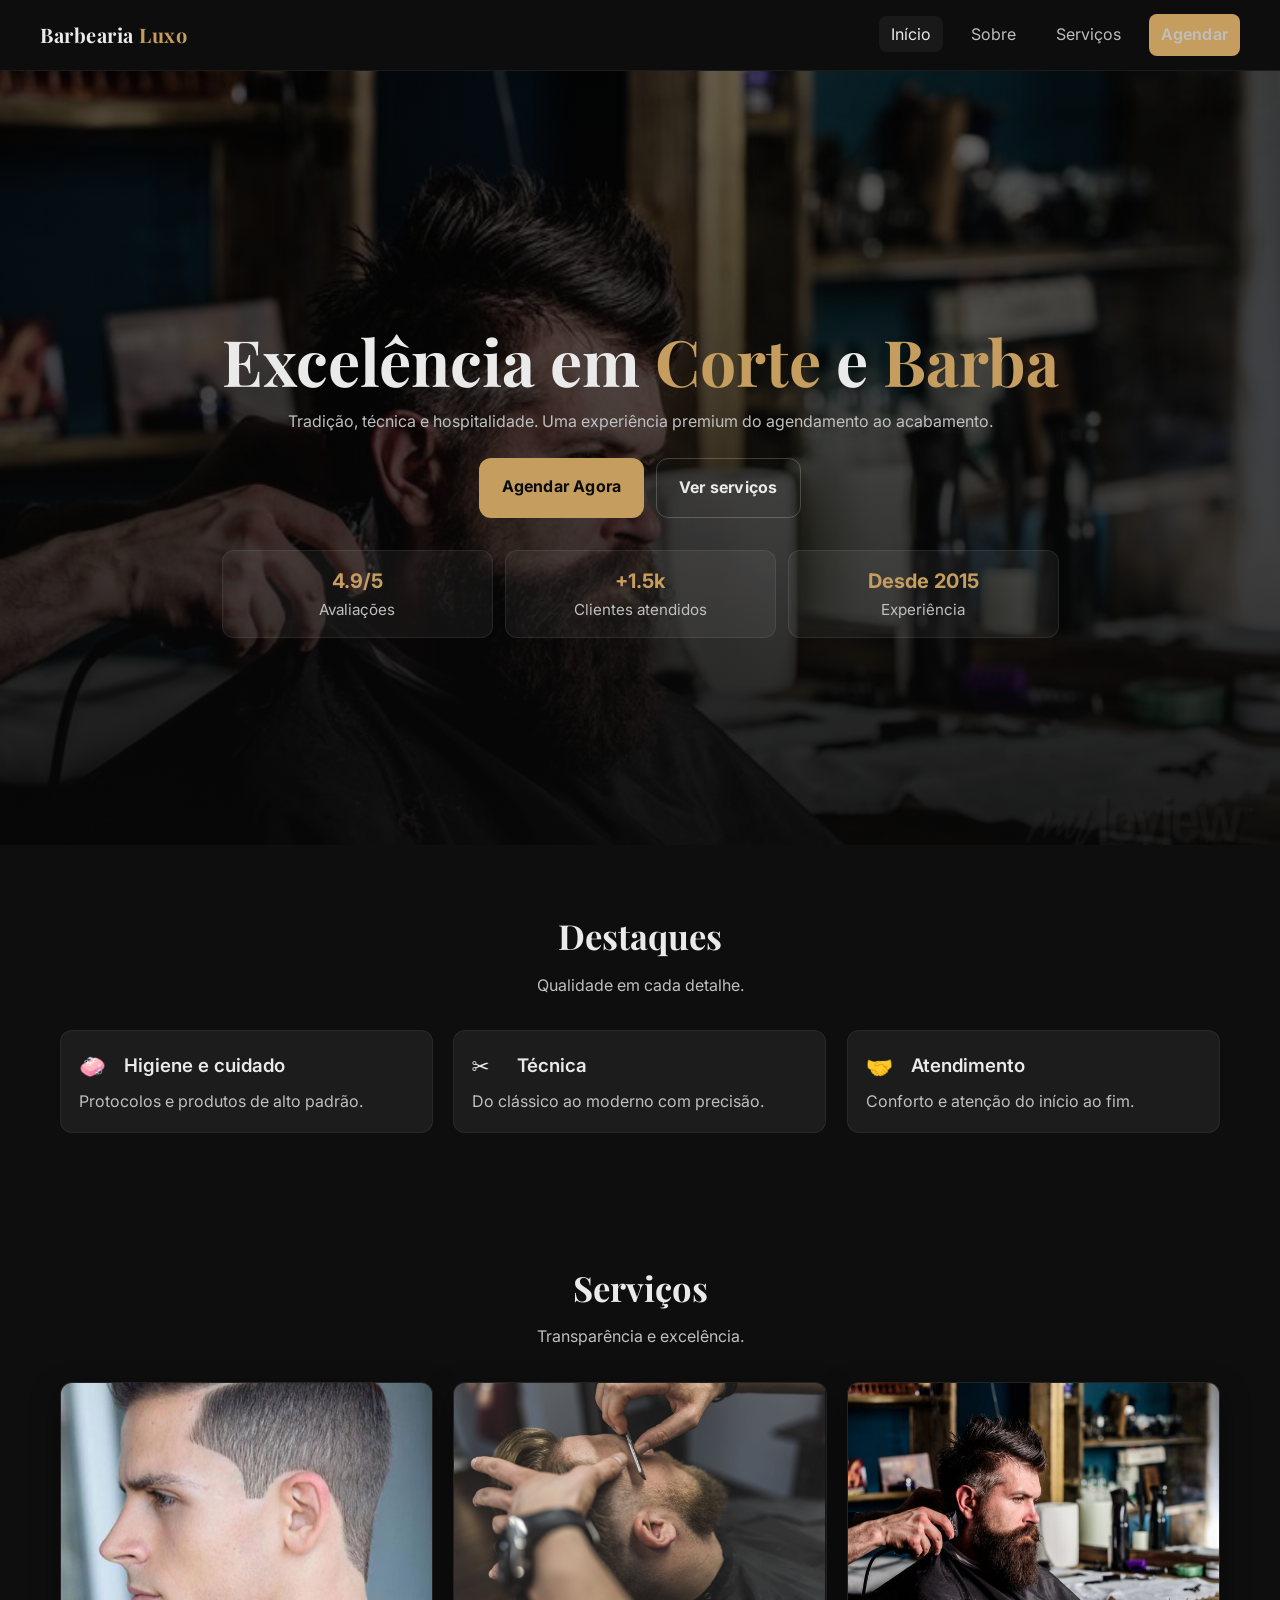
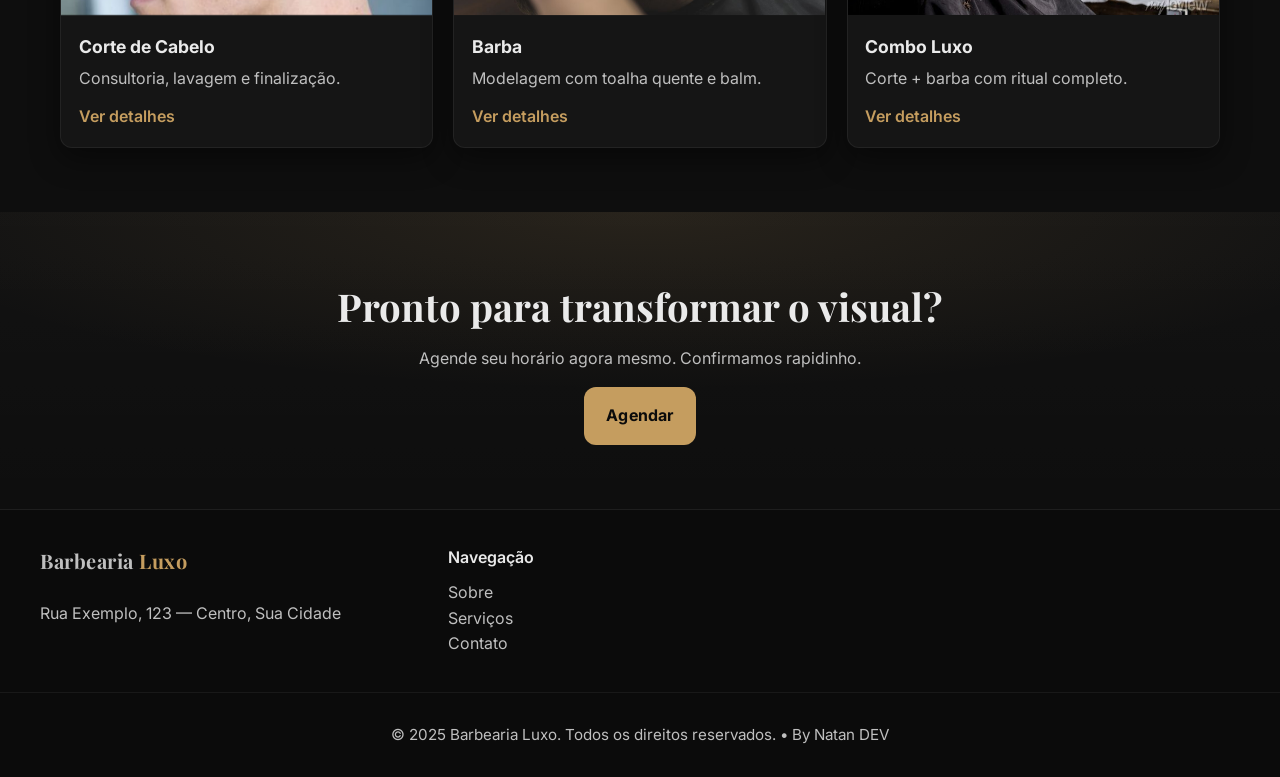
<file: index.html>
<!DOCTYPE html>
<html lang="pt-BR">
  <head>
    <meta charset="UTF-8" />
    <meta name="viewport" content="width=device-width, initial-scale=1" />
    <title>Barbearia Luxo — Corte, Barba e Experiência Premium</title>
    <meta name="description" content="Cortes masculinos, barba com toalha quente e experiência premium. Agende seu horário na Barbearia Luxo." />
    <!-- SEO básico para > Social -->
    <meta property="og:site_name" content="Barbearia Luxo" />
    <meta property="og:type" content="website" />
    <meta property="og:title" content="Barbearia Luxo — Corte, Barba e Experiência Premium" />
    <meta property="og:description" content="Cortes masculinos, barba com toalha quente e experiência premium. Agende seu horário na Barbearia Luxo." />
    <meta property="og:image" content="img/Clienterecebendocorteebarba.jpg" />
    <meta name="twitter:card" content="summary_large_image" />
    <meta name="twitter:title" content="Barbearia Luxo — Corte, Barba e Experiência Premium" />
    <meta name="twitter:description" content="Cortes masculinos, barba com toalha quente e experiência premium. Agende seu horário na Barbearia Luxo." />
    <meta name="theme-color" content="#0b0b0b" />
    <!-- Favicon simples em SVG embutido -->
    <link rel="icon" type="image/svg+xml" href="data:image/svg+xml;utf8,<svg xmlns='http://www.w3.org/2000/svg' viewBox='0 0 64 64'><rect fill='%230b0b0b' width='64' height='64'/><text x='50%25' y='50%25' dominant-baseline='middle' text-anchor='middle' font-family='Playfair Display, Georgia, serif' font-size='36' fill='%23c59d5f'>L</text></svg>">
    <link rel="preconnect" href="https://fonts.googleapis.com" />
    <link rel="preconnect" href="https://fonts.gstatic.com" crossorigin />
    <link href="https://fonts.googleapis.com/css2?family=Inter:wght@400;500;600&family=Playfair+Display:wght@600;700&display=swap" rel="stylesheet" />
    <link rel="stylesheet" href="style.css" />
    <link rel="canonical" href="/index.html" />
    <link rel="manifest" href="manifest.json" />
    <!-- SEO estruturado: dados do negócio local -->
    <script type="application/ld+json">
    {
      "@context": "https://schema.org",
      "@type": "HairSalon",
      "name": "Barbearia Luxo",
      "telephone": "+550000000000",
      "address": {
        "@type": "PostalAddress",
        "streetAddress": "Rua Exemplo, 123",
        "addressLocality": "Sua Cidade",
        "addressRegion": "RS",
        "postalCode": "00000-000",
        "addressCountry": "BR"
      },
      "openingHours": "Mo-Sa 09:00-20:00",
      "priceRange": "R$",
      "image": "img/Clienterecebendocorteebarba.jpg",
      "sameAs": ["https://www.linkedin.com/in/natan-da-luz-3156582a2/"]
    }
    </script>
  </head>
  <body>
    <a class="skip-link" href="#conteudo">Pular para conteúdo</a>

    <header class="header">
      <nav class="navbar container">
        <a class="logo" href="index.html">Barbearia <span>Luxo</span></a>
        <button class="menu-btn" aria-expanded="false" aria-controls="nav-links" aria-label="Abrir menu">
          <span></span><span></span><span></span>
        </button>
        <ul id="nav-links" class="nav-links">
          <li><a class="active" href="index.html" aria-current="page">Início</a></li>
          <li><a href="sobre.html">Sobre</a></li>
          <li><a href="servicos.html">Serviços</a></li>
          <li><a class="btn btn--sm" href="contato.html">Agendar</a></li>
        </ul>
      </nav>
    </header>

    <main id="conteudo">
      <section class="hero">
        <div class="hero__bg" aria-hidden="true"></div>
        <div class="container hero__content" data-animate>
          <h1 class="hero__title">Excelência em <span>Corte</span> e <span>Barba</span></h1>
          <p class="hero__subtitle">Tradição, técnica e hospitalidade. Uma experiência premium do agendamento ao acabamento.</p>
          <div class="hero__cta">
            <a class="btn btn--lg" href="contato.html">Agendar Agora</a>
            <a class="btn btn--ghost btn--lg" href="servicos.html">Ver serviços</a>
          </div>
          <div class="hero__badges">
            <div class="badge"><strong>4.9/5</strong><span>Avaliações</span></div>
            <div class="badge"><strong>+1.5k</strong><span>Clientes atendidos</span></div>
            <div class="badge"><strong>Desde 2015</strong><span>Experiência</span></div>
          </div>
        </div>
      </section>

      <section class="section" aria-labelledby="destaques-titulo">
        <div class="container">
          <header class="section__header" data-animate>
            <h2 id="destaques-titulo" class="section__title">Destaques</h2>
            <p class="section__subtitle">Qualidade em cada detalhe.</p>
          </header>
          <div class="grid grid--3 features__grid" data-animate>
            <div class="feature"><div class="feature__icon">🧼</div><h3 class="feature__title">Higiene e cuidado</h3><p class="feature__text">Protocolos e produtos de alto padrão.</p></div>
            <div class="feature"><div class="feature__icon">✂️</div><h3 class="feature__title">Técnica</h3><p class="feature__text">Do clássico ao moderno com precisão.</p></div>
            <div class="feature"><div class="feature__icon">🤝</div><h3 class="feature__title">Atendimento</h3><p class="feature__text">Conforto e atenção do início ao fim.</p></div>
          </div>
        </div>
      </section>

      <section class="section" aria-labelledby="servicos-titulo">
        <div class="container">
          <header class="section__header" data-animate>
            <h2 id="servicos-titulo" class="section__title">Serviços</h2>
            <p class="section__subtitle">Transparência e excelência.</p>
          </header>
          <div class="grid grid--3" data-animate>
            <article class="card">
              <img class="card__img card__img--corte" src="img/sessaoserviçosCortedecabelomasculino.jpg" alt="Corte de Cabelo" loading="lazy" decoding="async" />
              <div class="card__body">
                <h3 class="card__title">Corte de Cabelo</h3>
                <p class="card__text">Consultoria, lavagem e finalização.</p>
                <a class="card__link" href="servicos.html#corte">Ver detalhes</a>
              </div>
            </article>
            <article class="card">
              <img class="card__img" src="img/Aparoedesenhodebarbacomnavalha.jpg" alt="Barba com navalha" loading="lazy" decoding="async" />
              <div class="card__body">
                <h3 class="card__title">Barba</h3>
                <p class="card__text">Modelagem com toalha quente e balm.</p>
                <a class="card__link" href="servicos.html#barba">Ver detalhes</a>
              </div>
            </article>
            <article class="card">
              <img class="card__img" src="img/Clienterecebendocorteebarba.jpg" alt="Combo corte e barba" loading="lazy" decoding="async" />
              <div class="card__body">
                <h3 class="card__title">Combo Luxo</h3>
                <p class="card__text">Corte + barba com ritual completo.</p>
                <a class="card__link" href="servicos.html#combo">Ver detalhes</a>
              </div>
            </article>
          </div>
        </div>
      </section>

      <section class="section cta" aria-labelledby="cta-titulo">
        <div class="container cta__content" data-animate>
          <h2 id="cta-titulo" class="cta__title">Pronto para transformar o visual?</h2>
          <p class="cta__text">Agende seu horário agora mesmo. Confirmamos rapidinho.</p>
          <a class="btn btn--lg" href="contato.html">Agendar</a>
        </div>
      </section>
    </main>

    <footer class="footer">
      <div class="container footer__grid">
        <div class="footer__col">
          <a class="logo logo--footer" href="index.html">Barbearia <span>Luxo</span></a>
          <p>Rua Exemplo, 123 — Centro, Sua Cidade</p>
        </div>
        <div class="footer__col">
          <h4>Navegação</h4>
          <ul>
            <li><a href="sobre.html">Sobre</a></li>
            <li><a href="servicos.html">Serviços</a></li>
            <li><a href="contato.html">Contato</a></li>
          </ul>
        </div>
      </div>
      <div class="footer__bottom">
        <div class="container">
          <p>© 2025 Barbearia Luxo. Todos os direitos reservados. • By Natan DEV</p>
        </div>
      </div>
    </footer>

    <!-- Ajuste caminho do script para arquivo real -->
    <script defer src="Main.js"></script>
    <script>
      if ('serviceWorker' in navigator) {
        window.addEventListener('load', () => {
          navigator.serviceWorker.register('sw.js');
        });
      }
    </script>
  </body>
  </html>
</file>
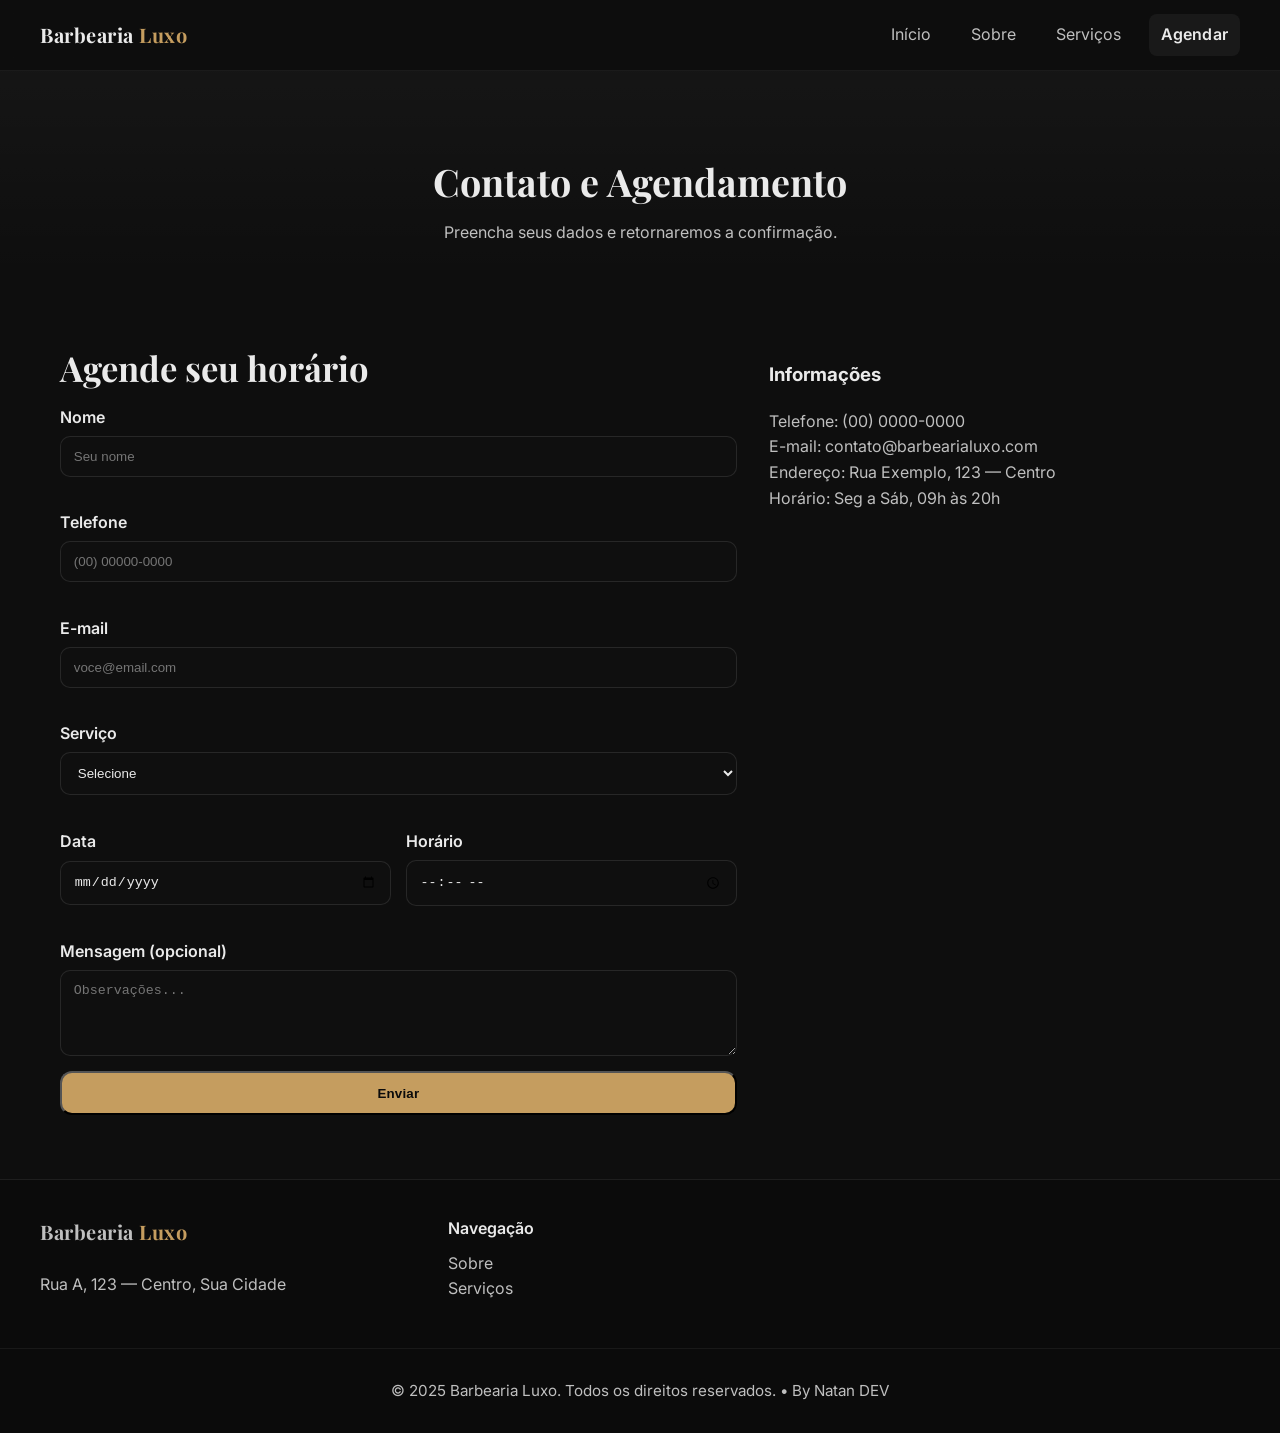
<file: contato.html>
<!DOCTYPE html>
<html lang="pt-BR">
  <head>
    <meta charset="UTF-8" />
    <meta name="viewport" content="width=device-width, initial-scale=1" />
    <title>Contato e Agendamento — Barbearia Luxo</title>
    <meta name="description" content="Fale conosco e agende seu horário. Veja nossa localização no mapa." />
    <!-- SEO Social -->
    <meta property="og:type" content="website" />
    <meta property="og:title" content="Contato e Agendamento — Barbearia Luxo" />
    <meta property="og:description" content="Fale conosco e agende seu horário. Veja nossa localização no mapa." />
    <meta property="og:image" content="img/Clienterecebendocorteebarba.jpg" />
    <meta name="twitter:card" content="summary_large_image" />
    <link rel="preconnect" href="https://fonts.googleapis.com" />
    <link rel="preconnect" href="https://fonts.gstatic.com" crossorigin />
    <link href="https://fonts.googleapis.com/css2?family=Inter:wght@400;500;600&family=Playfair+Display:wght@600;700&display=swap" rel="stylesheet" />
    <link rel="stylesheet" href="style.css" />
    <link rel="canonical" href="/contato.html" />
    <link rel="manifest" href="manifest.json" />

  </head>
  <body>
    <header class="header">
      <nav class="navbar container">
        <a class="logo" href="index.html">Barbearia <span>Luxo</span></a>
        <button class="menu-btn" aria-expanded="false" aria-controls="nav-links" aria-label="Abrir menu">
          <span></span><span></span><span></span>
        </button>
        <ul id="nav-links" class="nav-links">
          <li><a href="index.html">Início</a></li>
          <li><a href="sobre.html">Sobre</a></li>
          <li><a href="servicos.html">Serviços</a></li>
          <li><a class="active btn btn--sm" href="contato.html" aria-current="page">Agendar</a></li>
        </ul>
      </nav>
    </header>

    <main>
      <section class="subhero">
        <div class="container" data-animate>
          <h1 class="subhero__title">Contato e Agendamento</h1>
          <p class="subhero__subtitle">Preencha seus dados e retornaremos a confirmação.</p>
        </div>
      </section>

      <section class="section" aria-labelledby="form-titulo">
        <div class="container grid grid--2 contact-grid" data-animate>
          <div>
            <h2 id="form-titulo" class="section__title">Agende seu horário</h2>
            <form id="contactForm" class="form" novalidate>
              <div class="form__row">
                <label for="name">Nome</label>
                <input id="name" name="name" type="text" placeholder="Seu nome" autocomplete="name" required />
                <small class="error" data-error-for="name"></small>
              </div>
              <div class="form__row">
                <label for="phone">Telefone</label>
                <input id="phone" name="phone" type="tel" placeholder="(00) 00000-0000" inputmode="tel" autocomplete="tel" pattern="\\(??)?\s?\d{4,5}-?\d{4}" required />
                <small class="error" data-error-for="phone"></small>
              </div>
              <div class="form__row">
                <label for="email">E-mail</label>
                <input id="email" name="email" type="email" placeholder="voce@email.com" autocomplete="email" required />
                <small class="error" data-error-for="email"></small>
              </div>
              <div class="form__row">
                <label for="service">Serviço</label>
                <select id="service" name="service" required>
                  <option value="">Selecione</option>
                  <option value="corte">Corte de Cabelo</option>
                  <option value="barba">Barba</option>
                  <option value="combo">Combo Luxo</option>
                </select>
                <small class="error" data-error-for="service"></small>
              </div>
              <div class="form__grid">
                <div class="form__row">
                  <label for="date">Data</label>
                  <input id="date" name="date" type="date" required />
                  <small class="error" data-error-for="date"></small>
                </div>
                <div class="form__row">
                  <label for="time">Horário</label>
                  <input id="time" name="time" type="time" required />
                  <small class="error" data-error-for="time"></small>
                </div>
              </div>
              <div class="form__row">
                <label for="msg">Mensagem (opcional)</label>
                <textarea id="msg" name="msg" rows="4" placeholder="Observações..."></textarea>
              </div>
              <button type="submit" class="btn btn--block">Enviar</button>
              
              <p id="formSuccess" class="form__success" role="status" aria-live="polite" hidden>
                Recebemos seu pedido! Em breve entraremos em contato para confirmar.
              </p>
            </form>
          </div>
          <div class="contact-info">
            <div class="contact-card">
              <h3>Informações</h3>
              <ul>
                <li>Telefone: <a href="tel:+550000000000">(00) 0000-0000</a></li>
                <li>E-mail: <a href="mailto:contato@barbearialuxo.com">contato@barbearialuxo.com</a></li>
                <li>Endereço: Rua Exemplo, 123 — Centro</li>
                <li>Horário: Seg a Sáb, 09h às 20h</li>
              </ul>
            </div>
            <div class="map-card">
              <iframe
                title="Mapa da Barbearia Luxo"
                src="https://www.google.com/maps/embed?pb=!1m18!1m12!1m3!1d3656.469899987811!2d-46.655981!3d-23.585582!2m3!1f0!2f0!3f0!3m2!1i1024!2i768!4f13.1!3m3!1m2!1s0x0%3A0x0!2zMjPCsDM1JzA4LjEiUyA0NsKwMzknMjEuNSJX!5e0!3m2!1spt-BR!2sBR!4v1700000000000"
                width="100%"
                height="320"
                style="border:0;"
                allowfullscreen=""
                loading="lazy"
                referrerpolicy="no-referrer-when-downgrade"></iframe>
            </div>
          </div>
        </div>
      </section>
    </main>

    <footer class="footer">
      <div class="container footer__grid">
        <div class="footer__col">
          <a class="logo logo--footer" href="index.html">Barbearia <span>Luxo</span></a>
          <p>Rua A, 123 — Centro, Sua Cidade</p>
        </div>
        <div class="footer__col">
          <h4>Navegação</h4>
          <ul>
            <li><a href="sobre.html">Sobre</a></li>
            <li><a href="servicos.html">Serviços</a></li>
          </ul>
        </div>
      </div>
      <div class="footer__bottom">
        <div class="container">
          <p>© 2025 Barbearia Luxo. Todos os direitos reservados. • By Natan DEV</p>
        </div>
      </div>
    </footer>

    <!-- Ajuste caminho do script para arquivo real -->
    <script defer src="Main.js"></script>
    <script>
      if ('serviceWorker' in navigator) {
        window.addEventListener('load', () => {
          navigator.serviceWorker.register('sw.js');
        });
      }
    </script>
  </body>
  </html>
</file>
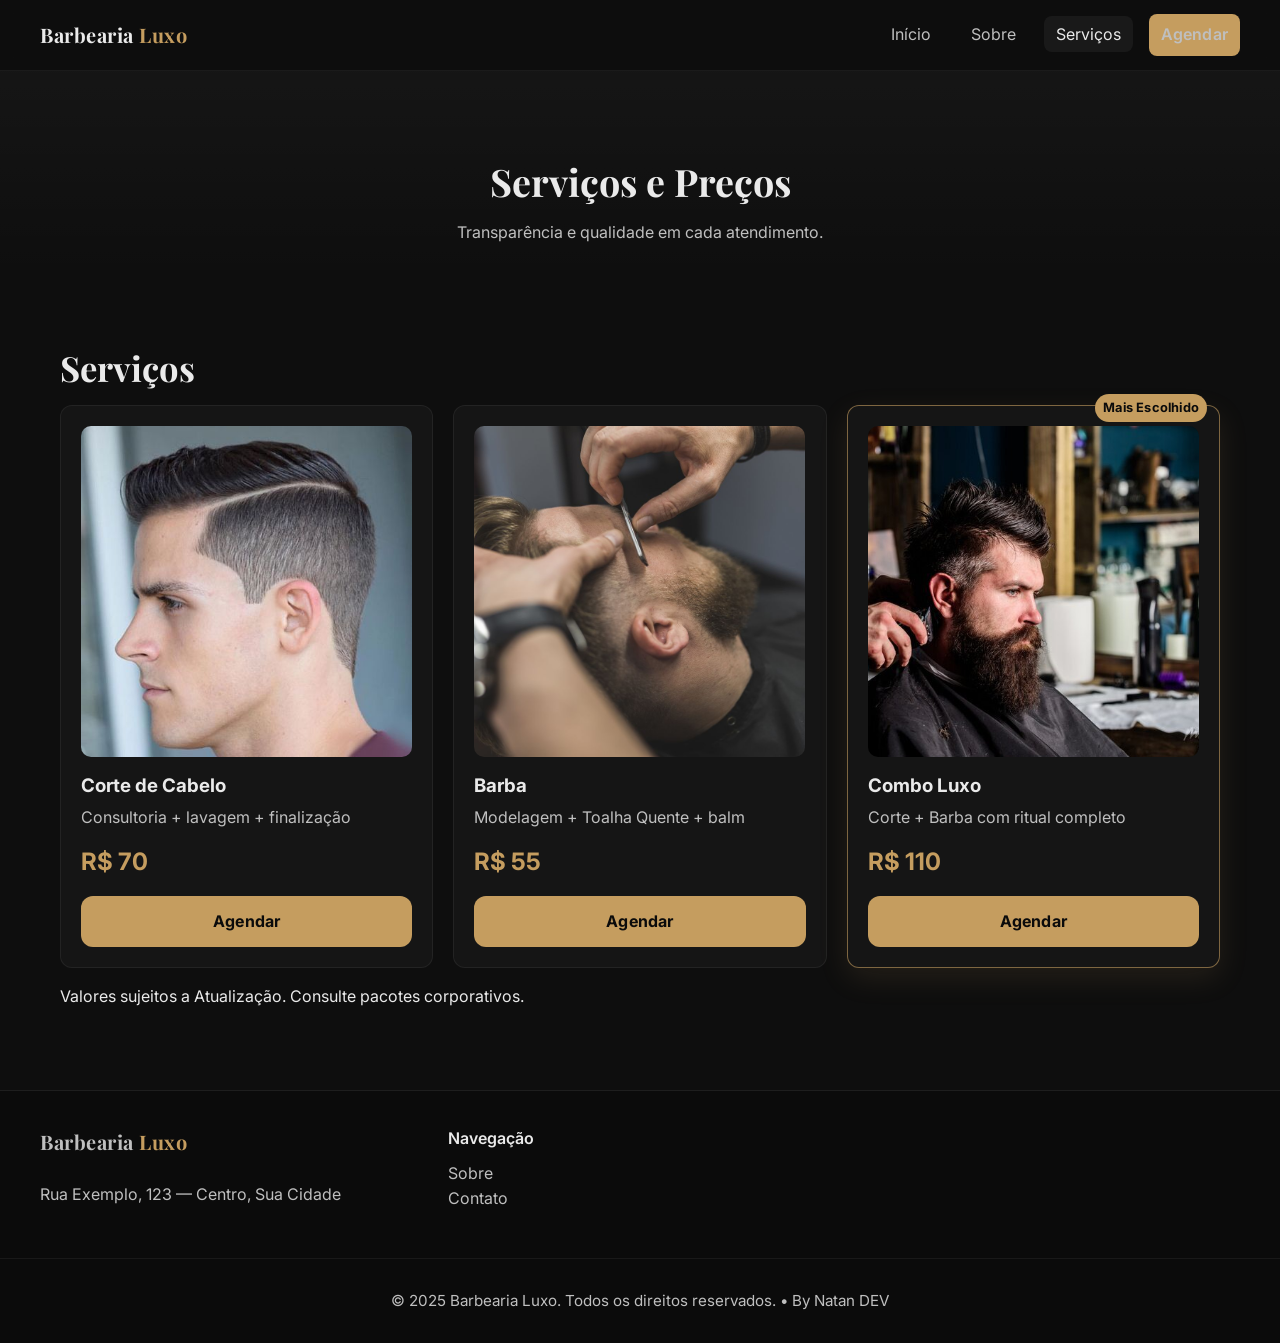
<file: servicos.html>
<!DOCTYPE html>
<html lang="pt-BR">
  <head>
    <meta charset="UTF-8" />
    <meta name="viewport" content="width=device-width, initial-scale=1" />
    <title>Serviços — Barbearia Luxo</title>
    <meta name="description" content="Lista de serviços e preços: corte, barba e combos especiais." />
    <!-- Social -->
    <meta property="og:type" content="website" />
    <meta property="og:title" content="Serviços — Barbearia Luxo" />
    <meta property="og:description" content="Lista de serviços e preços: corte, barba e combos especiais." />
    <meta property="og:image" content="img/Clienterecebendocorteebarba.jpg" />
    <meta name="twitter:card" content="summary_large_image" />
    <link rel="preconnect" href="https://fonts.googleapis.com" />
    <link rel="preconnect" href="https://fonts.gstatic.com" crossorigin />
    <link href="https://fonts.googleapis.com/css2?family=Inter:wght@400;500;600&family=Playfair+Display:wght@600;700&display=swap" rel="stylesheet" />
   <link rel="stylesheet" href="style.css" />
   <link rel="canonical" href="/servicos.html" />
   <link rel="manifest" href="manifest.json" />

  </head>
  <body>
    <header class="header">
      <nav class="navbar container">
        <a class="logo" href="index.html">Barbearia <span>Luxo</span></a>
        <button class="menu-btn" aria-expanded="false" aria-controls="nav-links" aria-label="Abrir menu">
          <span></span><span></span><span></span>
        </button>
        <ul id="nav-links" class="nav-links">
          <li><a href="index.html">Início</a></li>
          <li><a href="sobre.html">Sobre</a></li>
          <li><a class="active" href="servicos.html">Serviços</a></li>
          <li><a class="btn btn--sm" href="contato.html">Agendar</a></li>
        </ul>
      </nav>
    </header>

    <main>
      <section class="subhero">
        <div class="container" data-animate>
          <h1 class="subhero__title">Serviços e Preços</h1>
          <p class="subhero__subtitle">Transparência e qualidade em cada atendimento.</p>
        </div>
      </section>

      <section class="section" aria-labelledby="lista-servicos">
        <div class="container">
          <h2 id="lista-servicos" class="section__title" data-animate>Serviços</h2>
          <div class="grid grid--3" data-animate>
            <article id="corte" class="price-card">
              <!-- Ajuste de caminho da imagem para diretório existente -->
              <img class="price-card__img price-card__img--corte" src="img/sessaoserviçosCortedecabelomasculino.jpg" alt="Corte de Cabelo" loading="lazy" decoding="async" />
              <h3 class="price-card__title">Corte de Cabelo</h3>
              <p class="price-card__desc">Consultoria + lavagem + finalização</p>
              <div class="price-card__price">R$ 70</div>
              <a class="btn btn--block" href="contato.html?servico=corte">Agendar</a>
            </article>
            <article id="barba" class="price-card">
              <!-- caminho da imagem para diretório existente -->
              <img class="price-card__img" src="img/Aparoedesenhodebarbacomnavalha.jpg" alt="Barba" loading="lazy" decoding="async" />
              <h3 class="price-card__title">Barba</h3>
              <p class="price-card__desc">Modelagem + Toalha Quente + balm</p>
              <div class="price-card__price">R$ 55</div>
              <a class="btn btn--block" href="contato.html?servico=barba">Agendar</a>
            </article>
            <article id="combo" class="price-card price-card--featured">
              <!-- caminho da imagem para diretório existente -->
              <img class="price-card__img" src="img/Clienterecebendocorteebarba.jpg" alt="Combo Luxo (Corte + Barba)" loading="lazy" decoding="async" />
              <div class="price-card__badge">Mais Escolhido</div>
              <h3 class="price-card__title">Combo Luxo</h3>
              <p class="price-card__desc">Corte + Barba com ritual completo</p>
              <div class="price-card__price">R$ 110</div>
              <a class="btn btn--block" href="contato.html?servico=combo">Agendar</a>
            </article>
          </div>
          <p class="muted" data-animate>Valores sujeitos a Atualização. Consulte pacotes corporativos.</p>
        </div>
      </section>

      
    </main>

    <footer class="footer">
      <div class="container footer__grid">
        <div class="footer__col">
          <a class="logo logo--footer" href="index.html">Barbearia <span>Luxo</span></a>
          <p>Rua Exemplo, 123 — Centro, Sua Cidade</p>
        </div>
        <div class="footer__col">
          <h4>Navegação</h4>
          <ul>
            <li><a href="sobre.html">Sobre</a></li>
            <li><a href="contato.html">Contato</a></li>
          </ul>
        </div>
      </div>
      <div class="footer__bottom">
        <div class="container">
          <p>© 2025 Barbearia Luxo. Todos os direitos reservados. • By Natan DEV</p>
        </div>
      </div>
    </footer>
    <script defer src="Main.js"></script>
    <script>
      if ('serviceWorker' in navigator) {
        window.addEventListener('load', () => {
          navigator.serviceWorker.register('sw.js');
        });
      }
    </script>
  </body>
  </html>
</file>
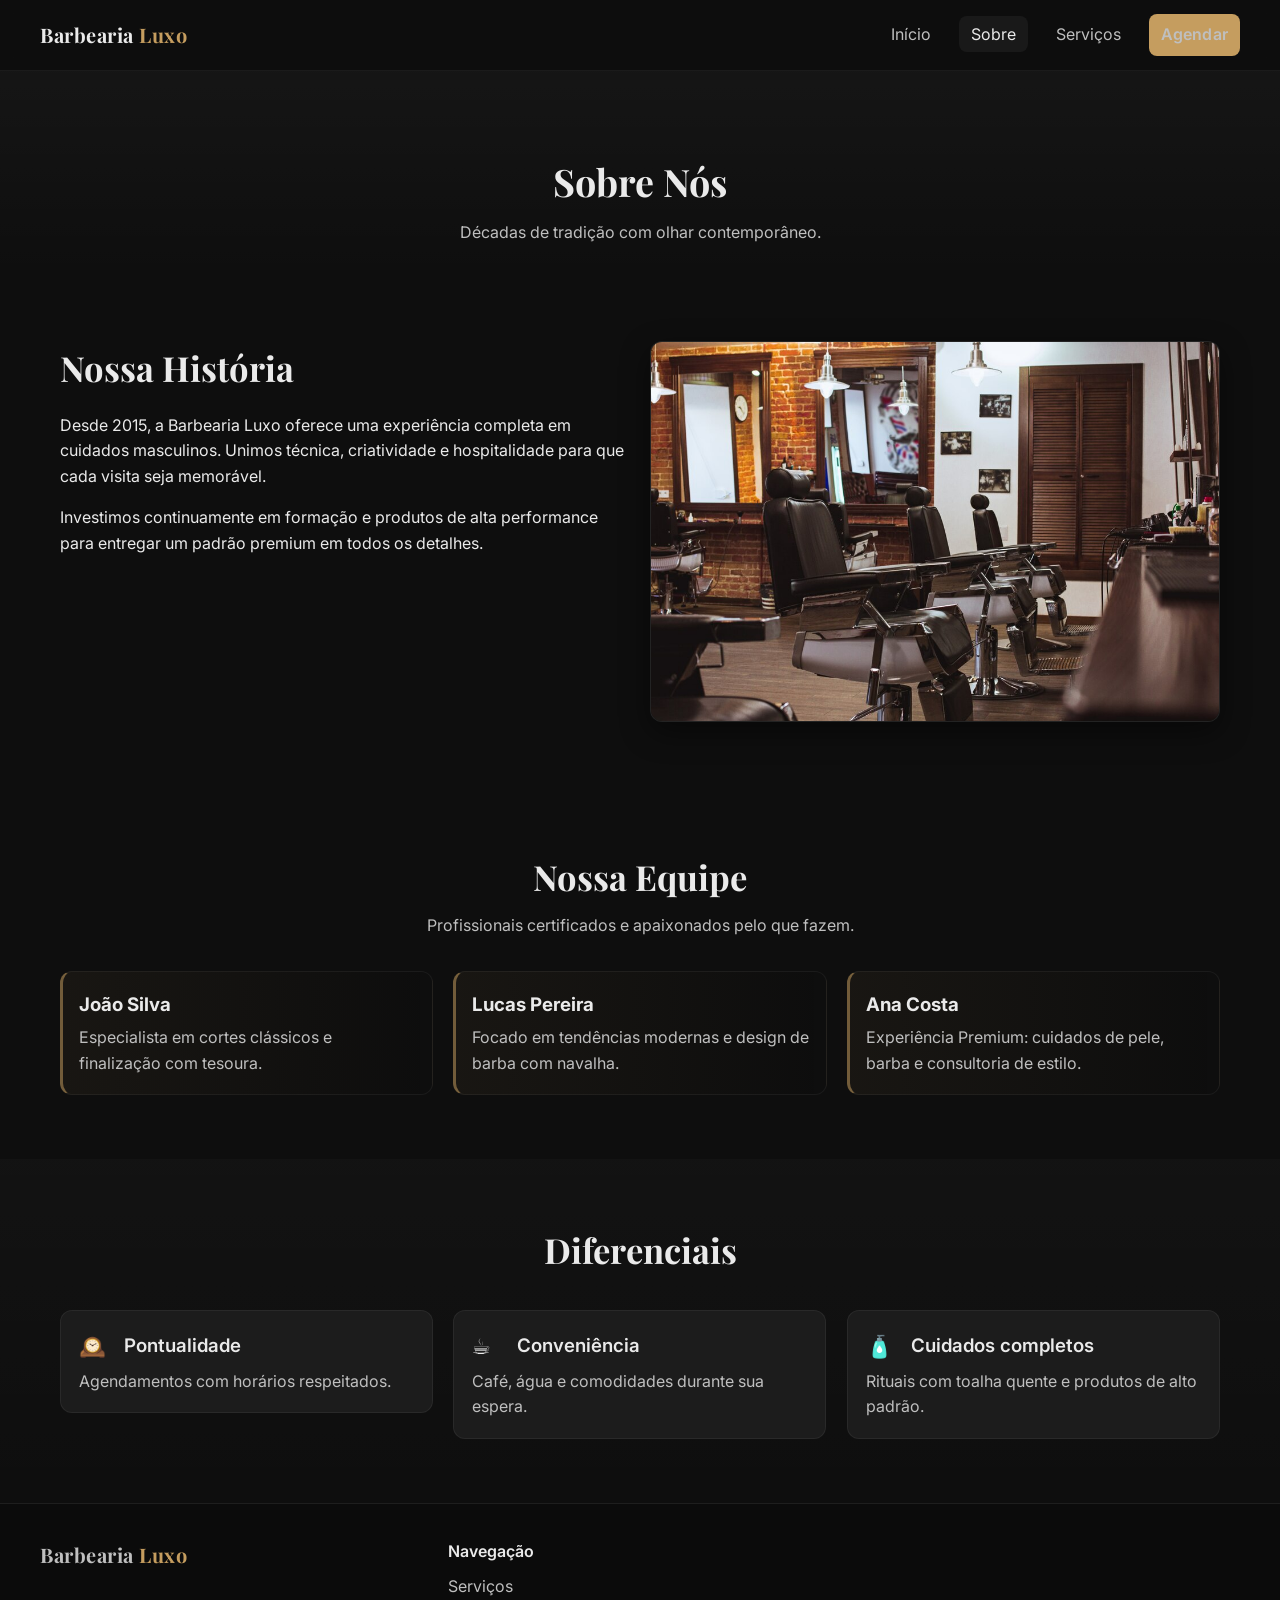
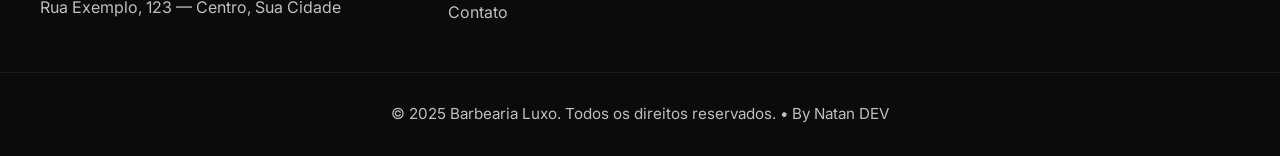
<file: sobre.html>
<!DOCTYPE html>
<html lang="pt-BR">
  <head>
    <meta charset="UTF-8" />
    <meta name="viewport" content="width=device-width, initial-scale=1" />
    <title>Sobre — Barbearia Luxo</title>
    <meta name="description" content="Nossa história, equipe e diferenciais. Conheça a Barbearia Luxo." />
    <!-- SEO Social -->
    <meta property="og:type" content="article" />
    <meta property="og:title" content="Sobre — Barbearia Luxo" />
    <meta property="og:description" content="Nossa história, equipe e diferenciais. Conheça a Barbearia Luxo." />
    <meta property="og:image" content="img/barbeariainterior.jpg" />
    <meta name="twitter:card" content="summary_large_image" />
    <link rel="preconnect" href="https://fonts.googleapis.com" />
    <link rel="preconnect" href="https://fonts.gstatic.com" crossorigin />
    <link href="https://fonts.googleapis.com/css2?family=Inter:wght@400;500;600&family=Playfair+Display:wght@600;700&display=swap" rel="stylesheet" />
    <link rel="stylesheet" href="style.css" />
    <link rel="canonical" href="/sobre.html" />
    <link rel="manifest" href="manifest.json" />

  </head>
  <body>
    <header class="header">
      <nav class="navbar container">
        <a class="logo" href="index.html">Barbearia <span>Luxo</span></a>
        <button class="menu-btn" aria-expanded="false" aria-controls="nav-links" aria-label="Abrir menu">
          <span></span><span></span><span></span>
        </button>
        <ul id="nav-links" class="nav-links">
          <li><a href="index.html">Início</a></li>
          <li><a class="active" href="sobre.html" aria-current="page">Sobre</a></li>
          <li><a href="servicos.html">Serviços</a></li>
          <li><a class="btn btn--sm" href="contato.html">Agendar</a></li>
        </ul>
      </nav>
    </header>

    <main>
      <section class="subhero">
        <div class="container" data-animate>
          <h1 class="subhero__title">Sobre Nós</h1>
          <p class="subhero__subtitle">Décadas de tradição com olhar contemporâneo.</p>
        </div>
      </section>

      <section class="section" aria-labelledby="historia-titulo">
        <div class="container grid grid--2" data-animate>
          <div>
            <h2 id="historia-titulo" class="section__title">Nossa História</h2>
            <p>Desde 2015, a Barbearia Luxo oferece uma experiência completa em cuidados masculinos. Unimos técnica, criatividade e hospitalidade para que cada visita seja memorável.</p>
            <p>Investimos continuamente em formação e produtos de alta performance para entregar um padrão premium em todos os detalhes.</p>
          </div>
          <div class="media-card">
            <!-- Ajuste de caminho e arquivo existente -->
            <img src="img/barbeariainterior.jpg" alt="Interior da Barbearia Luxo" />
          </div>
        </div>
      </section>

      <section class="section" aria-labelledby="equipe-titulo">
        <div class="container">
          <header class="section__header" data-animate>
            <h2 id="equipe-titulo" class="section__title">Nossa Equipe</h2>
            <p class="section__subtitle">Profissionais certificados e apaixonados pelo que fazem.</p>
          </header>
          <div class="grid grid--3" data-animate>
            <article class="person person--compact">
              <h3>João Silva</h3>
              <p>Especialista em cortes clássicos e finalização com tesoura.</p>
            </article>
            <article class="person person--compact">
              <h3>Lucas Pereira</h3>
              <p>Focado em tendências modernas e design de barba com navalha.</p>
            </article>
            <article class="person person--compact">
              <h3>Ana Costa</h3>
              <p>Experiência Premium: cuidados de pele, barba e consultoria de estilo.</p>
            </article>
          </div>
        </div>
      </section>

      <section class="section features" aria-labelledby="diferenciais-titulo">
        <div class="container">
          <header class="section__header" data-animate>
            <h2 id="diferenciais-titulo" class="section__title">Diferenciais</h2>
          </header>
          <div class="grid grid--3 features__grid" data-animate>
            <div class="feature"><div class="feature__icon">🕰️</div><h3 class="feature__title">Pontualidade</h3><p class="feature__text">Agendamentos com horários respeitados.</p></div>
            <div class="feature"><div class="feature__icon">☕</div><h3 class="feature__title">Conveniência</h3><p class="feature__text">Café, água e comodidades durante sua espera.</p></div>
            <div class="feature"><div class="feature__icon">🧴</div><h3 class="feature__title">Cuidados completos</h3><p class="feature__text">Rituais com toalha quente e produtos de alto padrão.</p></div>
          </div>
        </div>
      </section>
    </main>

    <footer class="footer">
      <div class="container footer__grid">
        <div class="footer__col">
          <a class="logo logo--footer" href="index.html">Barbearia <span>Luxo</span></a>
          <p>Rua Exemplo, 123 — Centro, Sua Cidade</p>
        </div>
        <div class="footer__col">
          <h4>Navegação</h4>
          <ul>
            <li><a href="servicos.html">Serviços</a></li>
            <li><a href="contato.html">Contato</a></li>
          </ul>
        </div>
      </div>
      <div class="footer__bottom">
        <div class="container">
          <p>© 2025 Barbearia Luxo. Todos os direitos reservados. • By Natan DEV</p>
        </div>
      </div>
    </footer>

    <script defer src="Main.js"></script>
    <script>
      if ('serviceWorker' in navigator) {
        window.addEventListener('load', () => {
          navigator.serviceWorker.register('sw.js');
        });
      }
    </script>
  </body>
  </html>
</file>
<file: style.css>
/* Define variáveis CSS globais (custom properties) */
:root {
  --bg: #0e0e0e; /* Cor de fundo principal */
  --surface: #151515; /* Cor de superfície */
  --surface-2: #1c1c1c; /* Cor de superfície secundária */
  --text: #eaeaea; /* Cor do texto principal */
  --muted: #bfbfbf; /* Cor do texto secundário */
  --primary: #c59d5f; /* Cor primária (destaque) */
  --primary-400: #d2ac6b; /* Tom mais claro da cor primária */
  --primary-700: #8e6f3f; /* Tom mais escuro da cor primária */
  --danger: #e74c3c; /* Cor para erros/alertas */
  --container: 1200px; /* Largura máxima do container */
  --radius: 12px; /* Raio padrão para bordas arredondadas */
  --shadow: 0 10px 30px rgba(0,0,0,.45); /* Sombra padrão */
}

/* Reset básico e configurações globais */
* { box-sizing: border-box; } /* Faz com que padding não afete a largura total */
html { scroll-behavior: smooth; } /* Rolagem suave */
html, body { height: 100%; } /* Garante que html e body ocupem 100% da altura */
body {
  margin: 0;
  font-family: Inter, system-ui, -apple-system, Segoe UI, Roboto, 'Helvetica Neue', Arial, 'Noto Sans', 'Apple Color Emoji', 'Segoe UI Emoji', 'Segoe UI Symbol'; /* Fonte padrão com fallbacks */
  color: var(--text); /* Cor do texto */
  background: var(--bg); /* Cor de fundo */
  line-height: 1.6; /* Espaçamento entre linhas */
  min-height: 100dvh; /* Altura mínima da viewport */
  display: flex;
  flex-direction: column; /* Layout em coluna */
}
/* Travar scroll quando menu mobile está aberto */
body.no-scroll { overflow: hidden; }
main { flex: 1 0 auto; } /* Faz com que o main ocupe todo o espaço disponível */

/* Estilos para imagens */
img { max-width: 100%; display: block; } /* Imagens responsivas */
a { color: inherit; text-decoration: none; } /* Remove sublinhado de links */
ul { list-style: none; padding: 0; margin: 0; } /* Remove estilos padrão de listas */

/* Link para pular para conteúdo (acessibilidade) */
.skip-link {
  position: absolute; left: -9999px; top: auto; width: 1px; height: 1px; overflow: hidden;
}
.skip-link:focus { position: static; width: auto; height: auto; padding: .5rem 1rem; background: var(--primary); color: #000; }

/* Container principal */
.container { max-width: var(--container); margin-inline: auto; padding-inline: 1.25rem; }

/* Cabeçalho */
.header { 
  position: sticky; top: 0; z-index: 100; /* Fixa o cabeçalho no topo */
  background: rgba(14,14,14,.8); /* Fundo semi-transparente */
  backdrop-filter: blur(8px); /* Efeito de desfoque */
  border-bottom: 1px solid rgba(255,255,255,.06); /* Borda inferior sutil */
}
.navbar { display: flex; align-items: center; justify-content: space-between; padding: .9rem 0; } /* Layout da barra de navegação */

/* Logo */
.logo { 
  font-family: 'Playfair Display', Georgia, serif; 
  font-weight: 700; 
  font-size: 1.25rem; 
  letter-spacing: .5px; 
}
.logo span { color: var(--primary); } /* Parte destacada do logo */
.logo--footer { display: inline-block; margin-bottom: .5rem; } /* Variação do logo no footer */

/* Links de navegação */
.nav-links { display: flex; gap: 1rem; align-items: center; }
.nav-links a { 
  padding: .5rem .75rem; 
  border-radius: 8px; 
  color: var(--muted); 
}
.nav-links a:hover, .nav-links a.active { 
  color: var(--text); 
  background: rgba(255,255,255,.05); /* Efeito hover/ativo */
}

/* Botão do menu mobile */
.menu-btn { 
  display: none; /* Escondido por padrão (aparece apenas em mobile) */
  position: relative; 
  width: 44px; 
  height: 44px; 
  border: 1px solid rgba(255,255,255,.1); 
  border-radius: 10px; 
  background: transparent; 
  cursor: pointer; 
}
/* Linhas do menu hamburguer */
.menu-btn span { 
  position: absolute; 
  left: 10px; 
  right: 10px; 
  height: 2px; 
  background: var(--text); 
  transition: .3s; 
}
.menu-btn span:nth-child(1){ top: 14px; }
.menu-btn span:nth-child(2){ top: 21px; }
.menu-btn span:nth-child(3){ top: 28px; }
/* Transformações quando o menu está ativo */
.menu-btn.active span:nth-child(1){ transform: translateY(7px) rotate(45deg); }
.menu-btn.active span:nth-child(2){ opacity: 0; }
.menu-btn.active span:nth-child(3){ transform: translateY(-7px) rotate(-45deg); }

/* Seção Hero (principal) */
.hero { 
  position: relative; 
  min-height: 86vh; /* Altura mínima da seção */
  display: grid; 
  place-items: center; /* Centraliza conteúdo */
  text-align: center; 
}
.hero__bg { 
  position: absolute; 
  inset: 0; /* Cobre toda a área */
  /* Ajuste caminho relativo da imagem de fundo para refletir a estrutura atual do projeto */
  background: linear-gradient(180deg, rgba(14,14,14,.6), rgba(14,14,14,.9)), url('img/Clienterecebendocorteebarba.jpg') center/cover no-repeat; /* Gradiente sobre imagem de fundo */
  filter: saturate(.9) contrast(1.05); /* Ajustes de imagem */
  z-index: -1; /* Fica atrás do conteúdo */
}
.hero__content { padding: 6rem 0 3rem; } /* Espaçamento do conteúdo */
.hero__title { 
  font-family: 'Playfair Display', Georgia, serif; 
  font-size: clamp(2.2rem, 4vw + 1.2rem, 4rem); /* Título responsivo */
  line-height: 1.1; 
  margin: 0 0 .75rem; 
}
.hero__title span { color: var(--primary); } /* Parte destacada do título */
.hero__subtitle { 
  max-width: 760px; 
  margin: 0 auto 1.5rem; 
  color: var(--muted); 
}
.hero__cta { display: flex; gap: .75rem; justify-content: center; } /* Container dos botões */
.hero__badges { 
  display: grid; 
  grid-template-columns: repeat(3, minmax(0,1fr)); 
  gap: .75rem; 
  margin-top: 2rem; 
}
/* Badges informativos */
.badge { 
  background: rgba(255,255,255,.05); 
  border: 1px solid rgba(255,255,255,.08); 
  padding: .9rem 1.1rem; 
  border-radius: 12px; 
}
.badge strong { display: block; font-size: 1.25rem; color: var(--primary); } /* Número/destaque */
.badge span { color: var(--muted); font-size: .95rem; } /* Texto descritivo */

/* Seções genéricas */
.section { padding: 4rem 0; } /* Espaçamento padrão */
.section__header { text-align: center; margin-bottom: 2rem; } /* Cabeçalho da seção */
.section__title { 
  font-family: 'Playfair Display', Georgia, serif; 
  font-size: clamp(1.6rem, 1.2vw + 1.2rem, 2.2rem); /* Título responsivo */
  margin: 0 0 .5rem; 
}
.section__subtitle { color: var(--muted); margin: 0; } /* Subtítulo */

/* Sistema de grid */
.grid { display: grid; gap: 1.25rem; } /* Grid base */
.grid--2 { grid-template-columns: repeat(2, minmax(0,1fr)); } /* 2 colunas */
.grid--3 { grid-template-columns: repeat(3, minmax(0,1fr)); } /* 3 colunas */
.grid--4 { grid-template-columns: repeat(4, minmax(0,1fr)); } /* 4 colunas */

/* Componente Card */
.card { 
  background: var(--surface); 
  border: 1px solid rgba(255,255,255,.06); 
  border-radius: var(--radius); 
  overflow: hidden; 
  box-shadow: var(--shadow); 
  transition: transform .25s ease, border-color .25s ease; /* Efeitos de hover */
}
.card:hover { 
  transform: translateY(-4px); /* Levanta o card */
  border-color: rgba(197,157,95,.5); /* Borda destacada */
}
.card__img { 
  aspect-ratio: 16/10; /* Proporção da imagem */
  object-fit: cover; 
  width: 100%; 
  transition: transform .45s ease; 
  will-change: transform; /* Otimização de performance */
}
.card__img--corte { object-position: 50% 60%; } /* Ajuste para melhor visibilidade do corte */
.card__body { padding: 1.1rem; } /* Corpo do card */
.card__title { margin: 0 0 .35rem; font-size: 1.1rem; } /* Título */
.card__text { margin: 0 0 .75rem; color: var(--muted); } /* Texto */
.card__link { color: var(--primary); font-weight: 600; } /* Link */

/* Seção de Features */
.features { 
  background: linear-gradient(180deg, rgba(255,255,255,.02), rgba(255,255,255,0)); 
}
.features__grid { align-items: start; } /* Alinha itens no topo */
/* Alinha ícone e título lado a lado e aplica efeito hover profissional */
.feature { 
  background: var(--surface-2); 
  border: 1px solid rgba(255,255,255,.06); 
  padding: 1.1rem; 
  border-radius: var(--radius); 
  text-align: left; 
  display: grid;
  grid-template-columns: 36px 1fr;
  align-items: center;
  gap: .35rem .6rem;
  transition: transform .2s ease, border-color .2s ease, background .3s ease, box-shadow .3s ease; 
  will-change: transform;
}
.feature:hover { 
  transform: translateY(-3px);
  border-color: rgba(197,157,95,.5);
  background: linear-gradient(180deg, rgba(197,157,95,.06), rgba(255,255,255,0));
  box-shadow: 0 12px 30px rgba(0,0,0,.25);
}
.feature__icon { font-size: 1.35rem; grid-column: 1; grid-row: 1; } /* Ícone */
.feature__title { margin: 0; font-weight: 600; grid-column: 2; grid-row: 1; } /* Título */
.feature__text { margin: 0; color: var(--muted); grid-column: 1 / -1; grid-row: 2; } /* Texto */

/* Componente de citação */
.quote { 
  background: var(--surface); 
  border: 1px solid rgba(255,255,255,.06); 
  border-radius: var(--radius); 
  padding: 1.25rem; 
  box-shadow: var(--shadow); 
}
.quote p { margin: 0 0 .5rem; font-style: italic; } /* Texto da citação */
.quote cite { color: var(--muted); font-size: .95rem; } /* Autor */

/* Seção CTA (Call to Action) */
.cta { 
  text-align: center; 
  background: radial-gradient(60% 60% at 50% 0%, rgba(197,157,95,.12), transparent), 
              linear-gradient(180deg, rgba(255,255,255,.02), rgba(255,255,255,0)); 
}
.cta__content { max-width: 720px; } /* Limita largura do conteúdo */
.cta__title { 
  font-family: 'Playfair Display', Georgia, serif; 
  font-size: clamp(1.8rem, 1.4vw + 1.4rem, 2.4rem); 
  margin: 0 0 .5rem; 
}
.cta__text { color: var(--muted); margin: 0 0 1rem; } /* Texto */

/* Rodapé */
.footer { 
  border-top: 1px solid rgba(255,255,255,.08); 
  background: #0b0b0b; 
}
.footer__grid { 
  display: grid; 
  gap: 1.5rem; 
  grid-template-columns: repeat(3, minmax(0,1fr)); 
  padding: 2.2rem 0; 
}
.footer__col h4 { margin: 0 0 .6rem; font-weight: 600; } /* Título da coluna */
.footer__col p, .footer__col a { color: var(--muted); } /* Texto e links */
.footer__bottom { 
  border-top: 1px solid rgba(255,255,255,.06); 
  padding: .9rem 0; 
  color: var(--muted); 
  font-size: .95rem; 
  text-align: center; 
}
.footer { margin-top: auto; } /* Empurra o footer para baixo */

/* Sub-hero (seção secundária) */
.subhero { 
  padding: 5rem 0 2rem; 
  text-align: center; 
  background: linear-gradient(180deg, rgba(255,255,255,.03), rgba(255,255,255,0)); 
}
.subhero__title { 
  font-family: 'Playfair Display', Georgia, serif; 
  font-size: clamp(1.8rem, 1.2vw + 1.4rem, 2.4rem); 
  margin: 0 0 .5rem; 
}
.subhero__subtitle { color: var(--muted); margin: 0; } /* Subtítulo */

/* Card de mídia */
.media-card { 
  background: var(--surface); 
  border: 1px solid rgba(255,255,255,.06); 
  border-radius: var(--radius); 
  overflow: hidden; 
  box-shadow: var(--shadow); 
}
.media-card img { width: 100%; height: 100%; object-fit: cover; } /* Imagem que cobre todo o card */

/* Card de pessoa (equipe) */
.person { 
  text-align: center; 
  background: var(--surface); 
  border: 1px solid rgba(255,255,255,.06); 
  border-radius: var(--radius); 
  padding: 1rem; 
}
.person img { 
  width: 100%; 
  aspect-ratio: 1/1; /* Quadrado */
  object-fit: cover; 
  border-radius: 10px; 
  margin-bottom: .6rem; 
}
.person h3 { margin: .25rem 0; } /* Nome */
.person p { margin: 0; color: var(--muted); } /* Cargo/descrição */

/* Variação compacta sem imagem para equipe */
.person--compact {
  display: grid;
  gap: .35rem;
  align-content: center;
  text-align: left;
  padding: 1.1rem 1rem;
  border-left: 3px solid rgba(197,157,95,.55); /* Destaque sutil */
  background: linear-gradient(90deg, rgba(197,157,95,.06), rgba(255,255,255,0));
  transition: transform .2s ease, border-color .2s ease, background .3s ease;
}
.person--compact h3 {
  margin: 0;
  font-weight: 700;
}
.person--compact p {
  margin: 0;
}
.person--compact:hover {
  transform: translateY(-2px);
  border-color: var(--primary);
  background: linear-gradient(90deg, rgba(197,157,95,.1), rgba(255,255,255,0));
}

/* Card de preço */
.price-card { 
  background: var(--surface); 
  border: 1px solid rgba(255,255,255,.06); 
  border-radius: var(--radius); 
  padding: 1.25rem; 
  position: relative; 
}
.price-card--featured { 
  border-color: rgba(197,157,95,.6); 
  box-shadow: 0 10px 30px rgba(197,157,95,.12); /* Destaque para plano destacado */
}
.price-card__badge { 
  position: absolute; 
  top: -12px; 
  right: 12px; 
  background: var(--primary); 
  color: #0b0b0b; 
  padding: .25rem .5rem; 
  border-radius: 999px; 
  font-size: .8rem; 
  font-weight: 700; 
  letter-spacing: .2px; 
}
.price-card__title { margin: 0 0 .25rem; font-weight: 700; } /* Título */
.price-card__desc { margin: 0 0 .75rem; color: var(--muted); } /* Descrição */
.price-card__price { 
  font-size: 1.5rem; 
  color: var(--primary); 
  margin-bottom: .9rem; 
  font-weight: 700; 
}
.price-card__img { 
  width: 100%; 
  aspect-ratio: 1/1; 
  object-fit: cover; 
  border-radius: 10px; 
  margin-bottom: .9rem; 
  transition: transform .45s ease; 
  will-change: transform; 
}
.price-card__img--corte { object-position: 50% 60%; } /* Ajuste para melhor visibilidade do corte */

/* Efeitos hover */
.card:hover .card__img { transform: scale(1.06); } /* Zoom na imagem */
.price-card:hover .price-card__img { transform: scale(1.05); } /* Zoom na imagem */

/* Respeita preferência por redução de movimento */
@media (prefers-reduced-motion: reduce) {
  .card__img, .price-card__img { transition: none; }
  .card:hover .card__img, .price-card:hover .price-card__img { transform: none; }
}

/* Seção de contato */
.contact-info { display: grid; gap: 1.25rem; }
/* Remove decoração do mapa e mantém apenas a caixa nativa do iframe */
.map-card { background: transparent; border: 0; padding: 0; box-shadow: none; }
.contact-card ul { color: var(--muted); } /* Lista de contatos */
/* Aumenta espaçamento entre colunas e puxa informações à direita */
.contact-grid { column-gap: 2rem; grid-template-columns: 1.2fr .8fr; }

/* Formulário */
.form { display: grid; gap: .9rem; }
.form__grid { display: grid; gap: .9rem; grid-template-columns: 1fr 1fr; } /* Grid para formulário */
.form__row { display: grid; gap: .35rem; } /* Linha do formulário */
.form label { font-weight: 600; } /* Label */
.form input, .form select, .form textarea {
  background: #0f0f0f; 
  color: var(--text); 
  border: 1px solid rgba(255,255,255,.1);
  border-radius: 10px; 
  padding: .75rem .8rem; 
  outline: none; 
  transition: border-color .2s;
}
.form input:focus, .form select:focus, .form textarea:focus { border-color: var(--primary); } /* Efeito focus */
.form__success { margin-top: .5rem; color: var(--primary-400); } /* Mensagem de sucesso */
.error { color: var(--danger); min-height: 1em; } /* Mensagem de erro */

/* Botões */
.btn { 
  display: inline-block; 
  padding: .8rem 1.1rem; 
  background: var(--primary); 
  color: #0b0b0b; 
  border-radius: 12px; 
  font-weight: 700; 
  letter-spacing: .2px; 
  transition: transform .12s ease, filter .12s ease; 
}
.btn:hover { 
  transform: translateY(-1px); /* Efeito de levantar */
  filter: brightness(1.05); /* Brilho aumentado */
}
.btn--ghost { 
  background: transparent; 
  color: var(--text); 
  border: 1px solid rgba(255,255,255,.2); 
}
.btn--sm { padding: .55rem .8rem; font-weight: 600; } /* Pequeno */
.btn--lg { padding: 1rem 1.4rem; } /* Grande */
.btn--block { display: block; width: 100%; text-align: center; } /* Bloco (ocupa toda largura) */

/* Animações de entrada */
[data-animate] { 
  opacity: 0; 
  transform: translateY(12px); 
  transition: opacity .5s ease, transform .5s ease; 
}
[data-animate].in { opacity: 1; transform: translateY(0); } /* Estado visível */

/* Galeria */
.gallery { 
  display: grid; 
  gap: .9rem; 
  grid-template-columns: repeat(3, minmax(0,1fr)); 
}
.gallery__item { 
  position: relative; 
  overflow: hidden; 
  border-radius: 12px; 
  border: 1px solid rgba(255,255,255,.06); 
  background: var(--surface); 
}
.gallery__img { 
  width: 100%; 
  height: 100%; 
  aspect-ratio: 4/3; 
  object-fit: cover; 
  transition: transform .45s ease, filter .45s ease; 
}
.gallery__item:hover .gallery__img { 
  transform: scale(1.05); /* Pequeno Zoom na imagem */
  filter: saturate(1.05) contrast(1.05); /* Ajustes de imagem */
}

/* Media Queries */

/* Tablet (992px ou menos) */
@media (max-width: 992px) {
  .grid--3 { grid-template-columns: repeat(2, minmax(0,1fr)); } /* 3 colunas -> 2 colunas */
  .footer__grid { grid-template-columns: repeat(2, minmax(0,1fr)); } /* 3 colunas -> 2 colunas */
}

/* Mobile (768px ou menos) */
@media (max-width: 768px) {
  .grid--2 { grid-template-columns: 1fr; } /* 2 colunas > 1 coluna */
  .grid--3 { grid-template-columns: 1fr; } /* 3 colunas > 1 coluna */
  .hero { min-height: 80vh; } /* Altura reduzida */
  .hero__cta { flex-direction: column; } /* Botões em coluna */
  .hero__badges { grid-template-columns: 1fr; } /* Badges em coluna */
  .footer__grid { grid-template-columns: 1fr; } /* Footer em coluna */
  .contact-grid { column-gap: 1rem; grid-template-columns: 1fr; }

  /* Menu mobile */
  .menu-btn { display: inline-block; } /* Mostra botão do menu */
  .nav-links { 
    position: fixed; 
    inset: 64px 12px auto 12px; /* Posicionamento abaixo do header */
    background: #0f0f0f; 
    border: 1px solid rgba(255,255,255,.08); 
    border-radius: 12px; 
    padding: .5rem; 
    display: grid; 
    gap: .25rem; 
    transform: translateY(-12px); 
    opacity: 0; 
    pointer-events: none; 
    transition: .2s; 
  }
  .nav-links.open { 
    transform: translateY(0); 
    opacity: 1; 
    pointer-events: auto; /* Mostra menu quando abre ele*/
  }
}

/* Mobile pequeno (480px ou menos) para maiores telas tambem esta adaptado */
@media (max-width: 480px) {
  .btn { width: 100%; text-align: center; } /* Botões ocupam toda largura */
}
</file>
